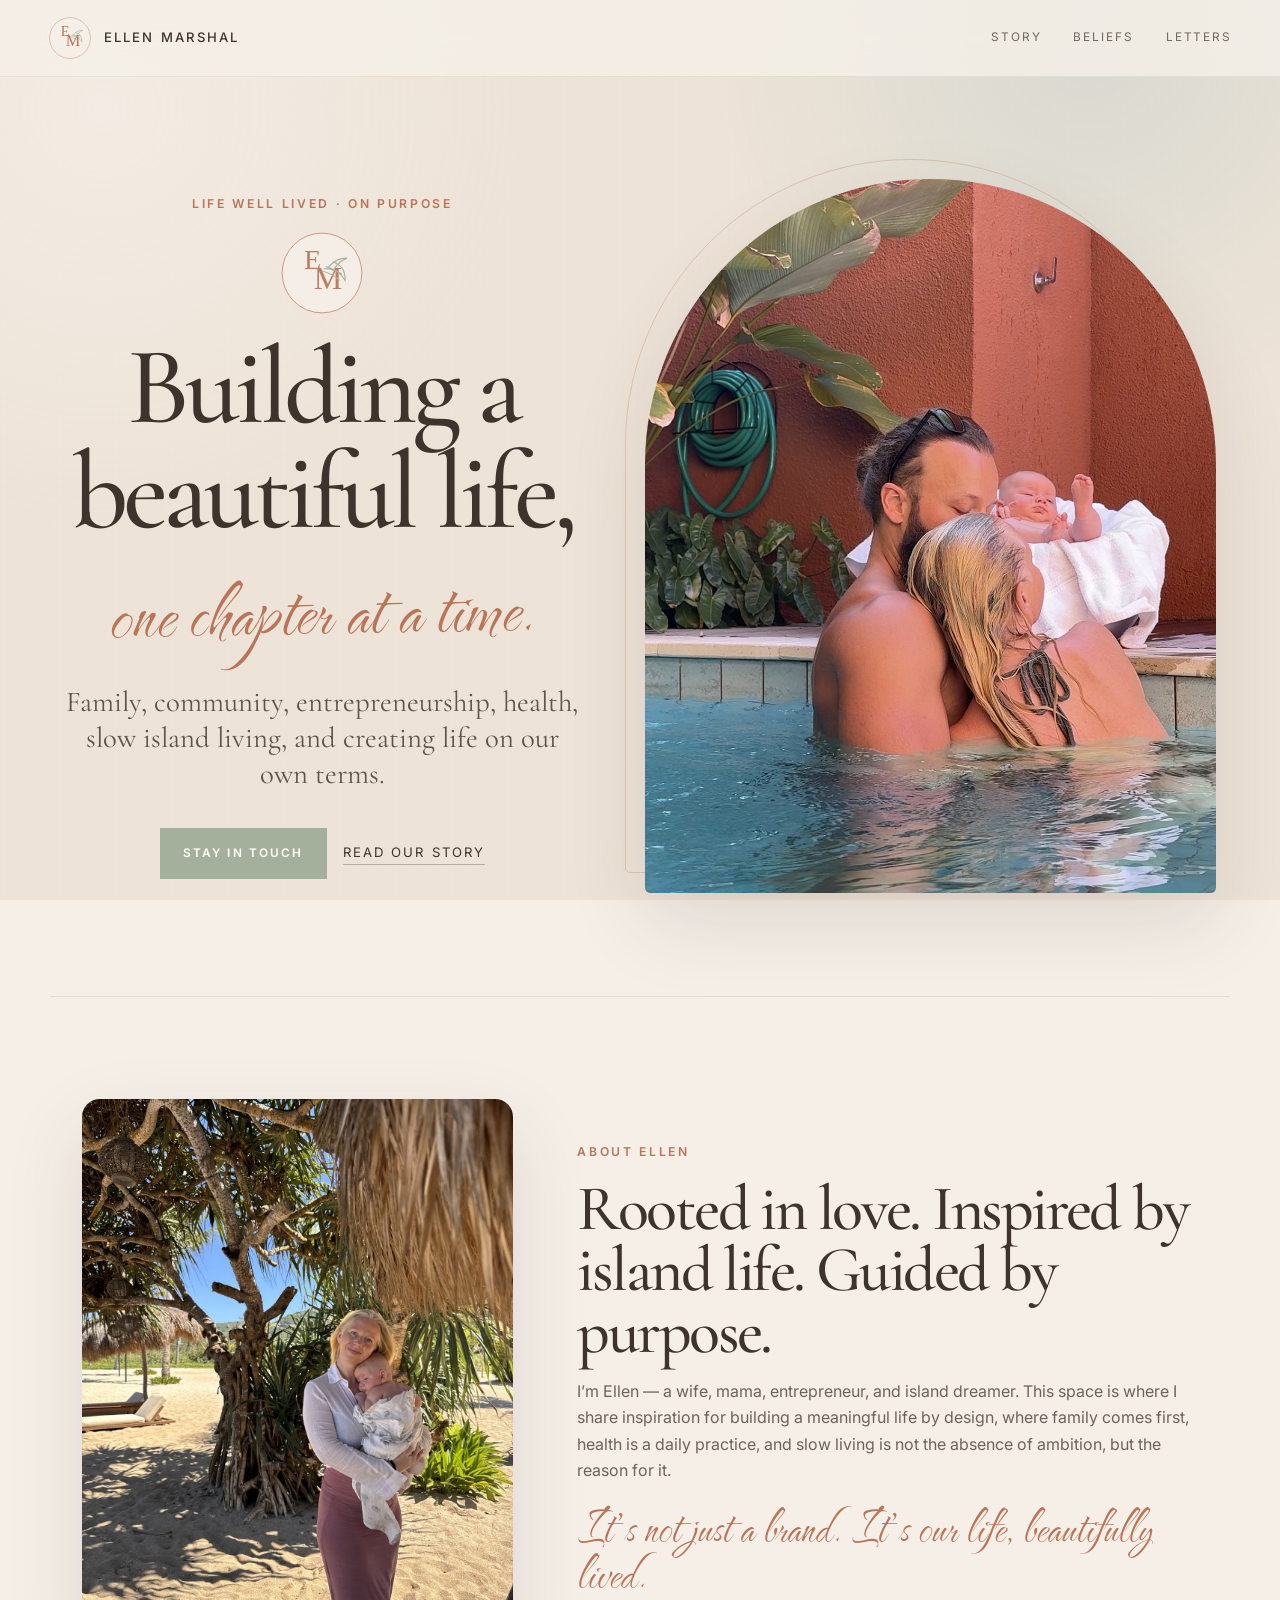
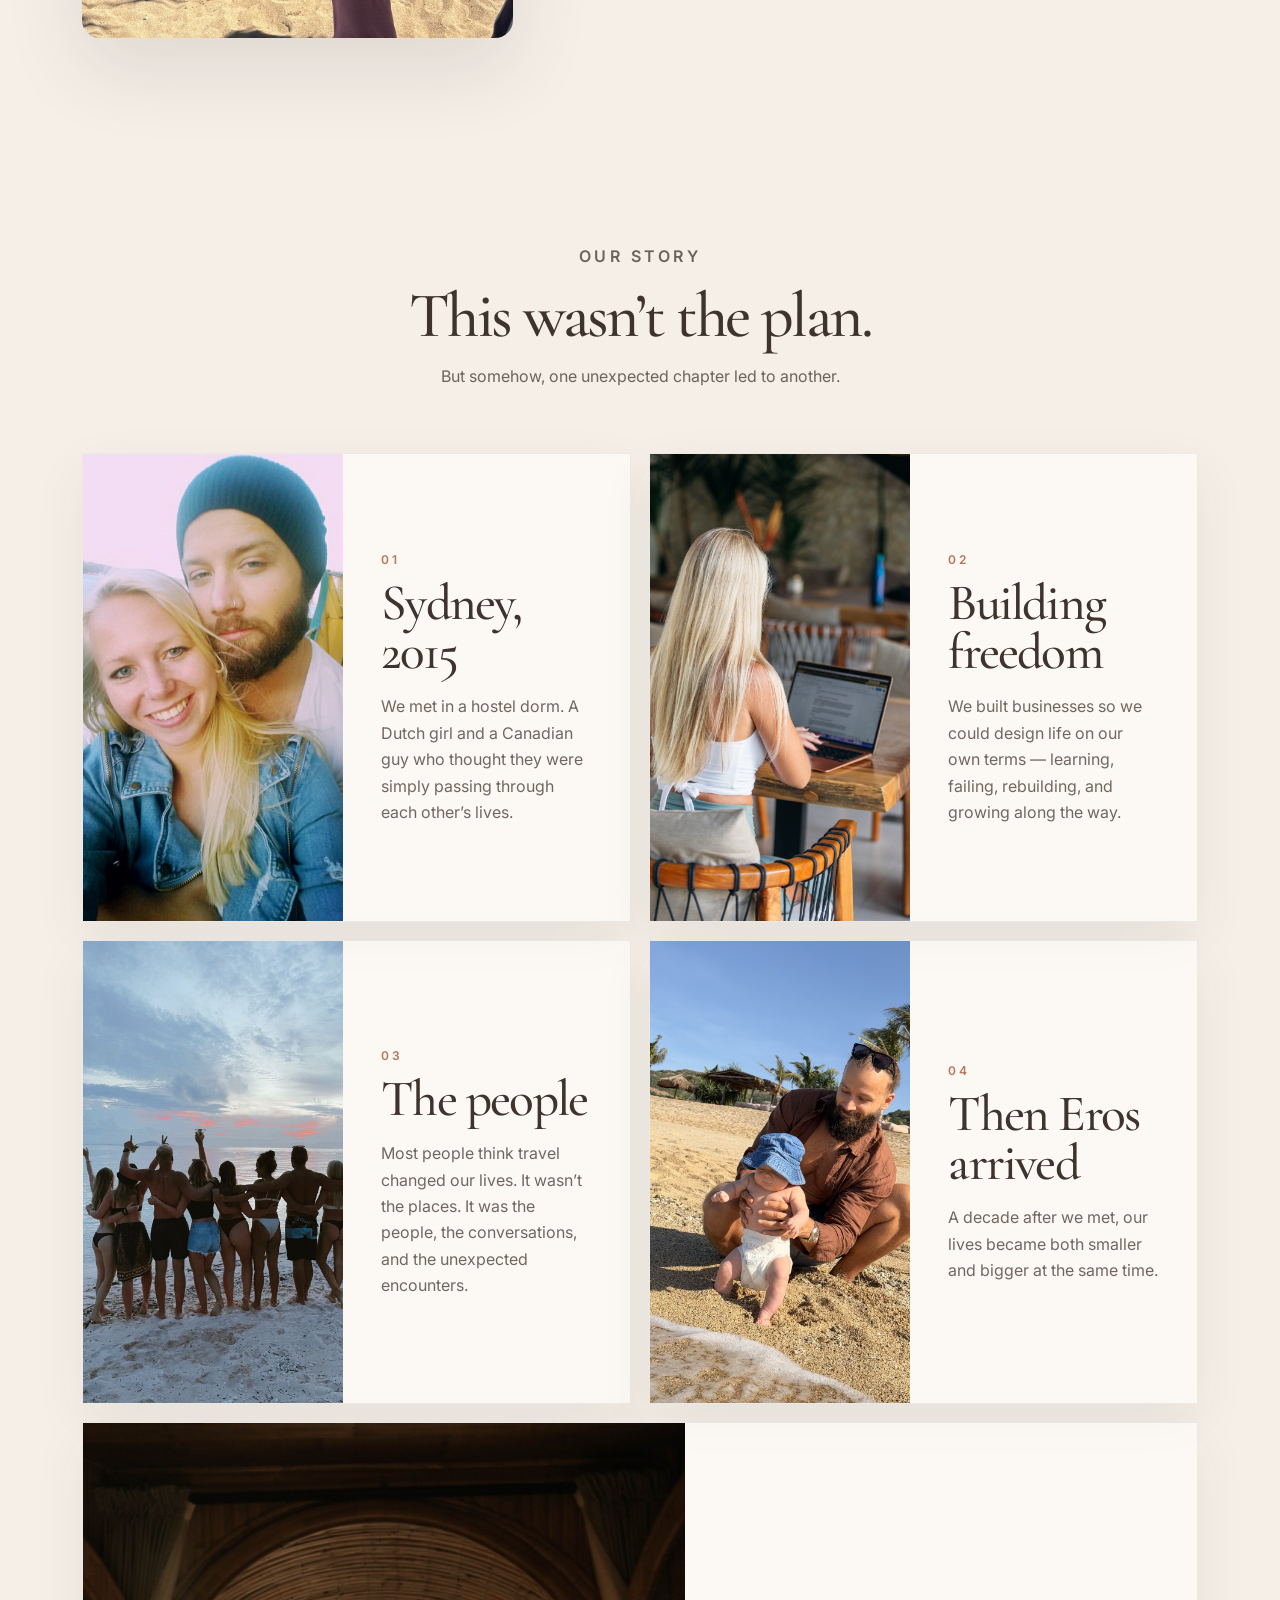
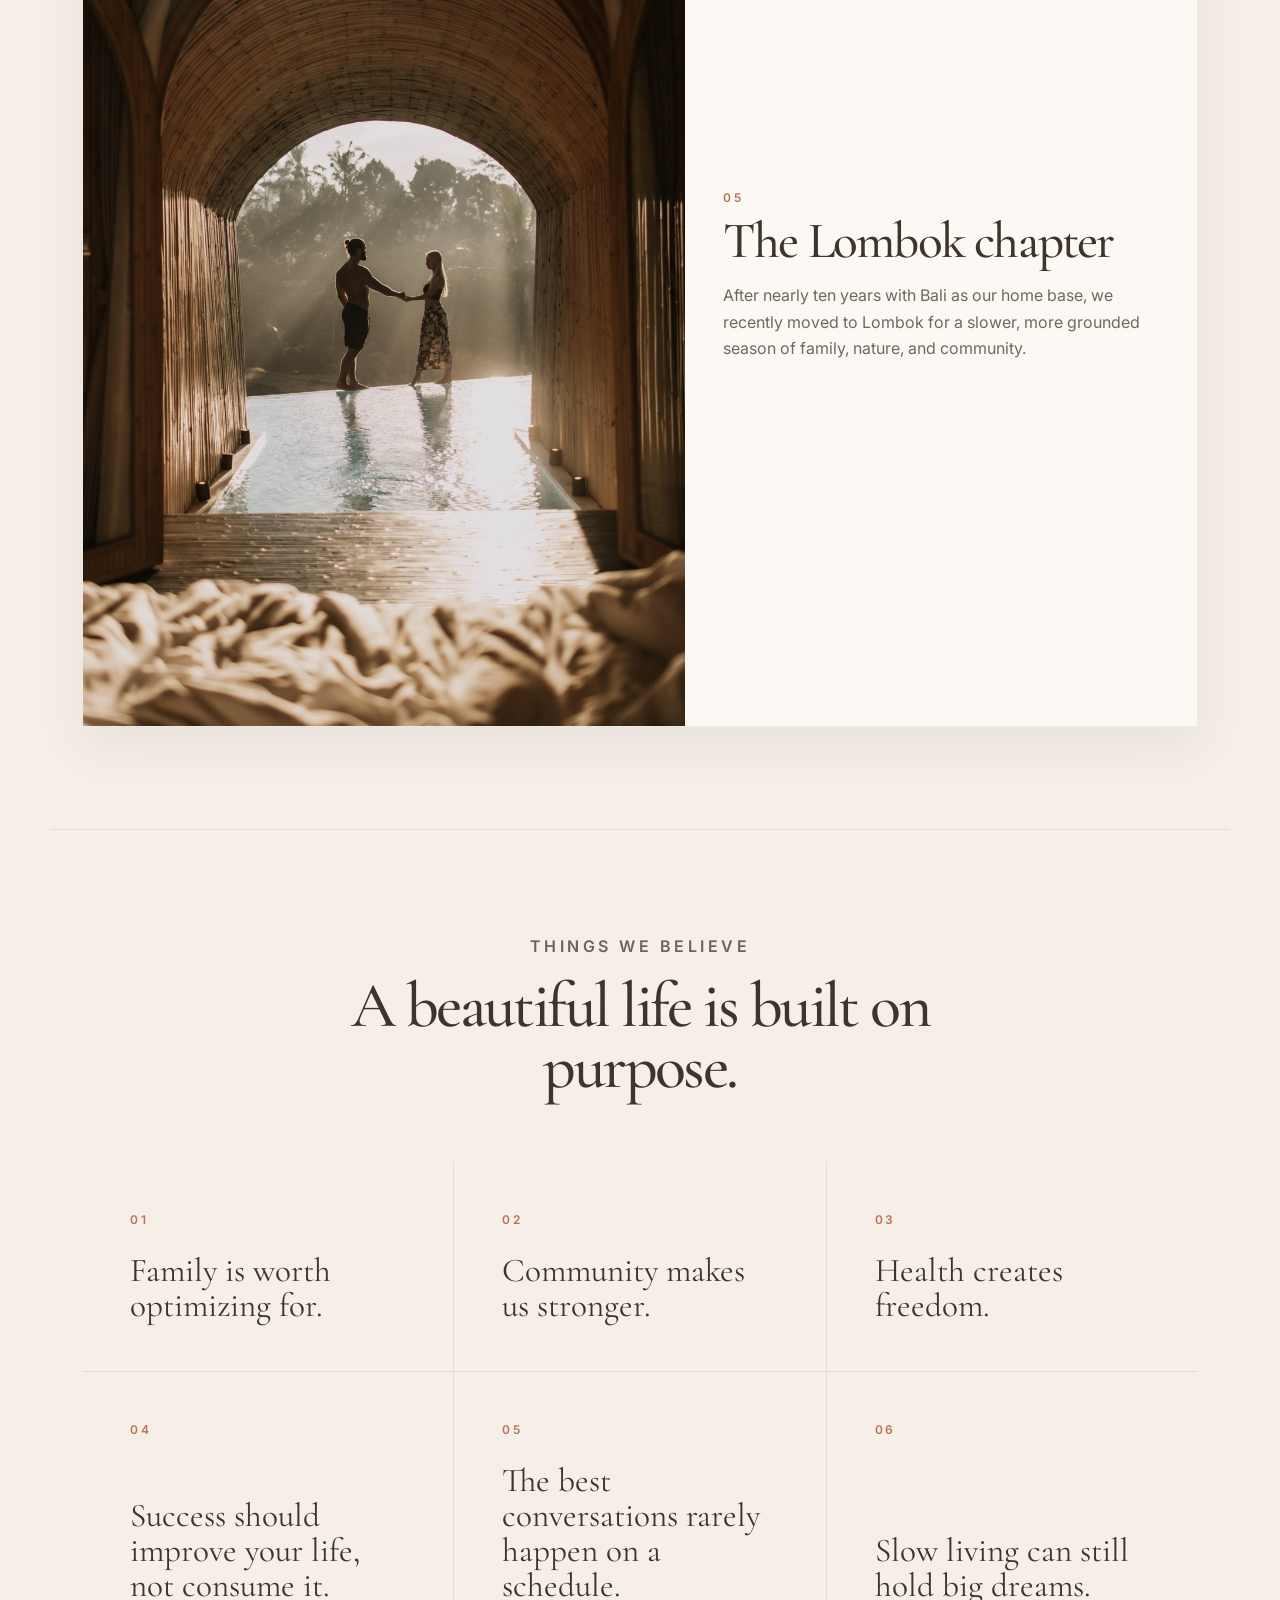
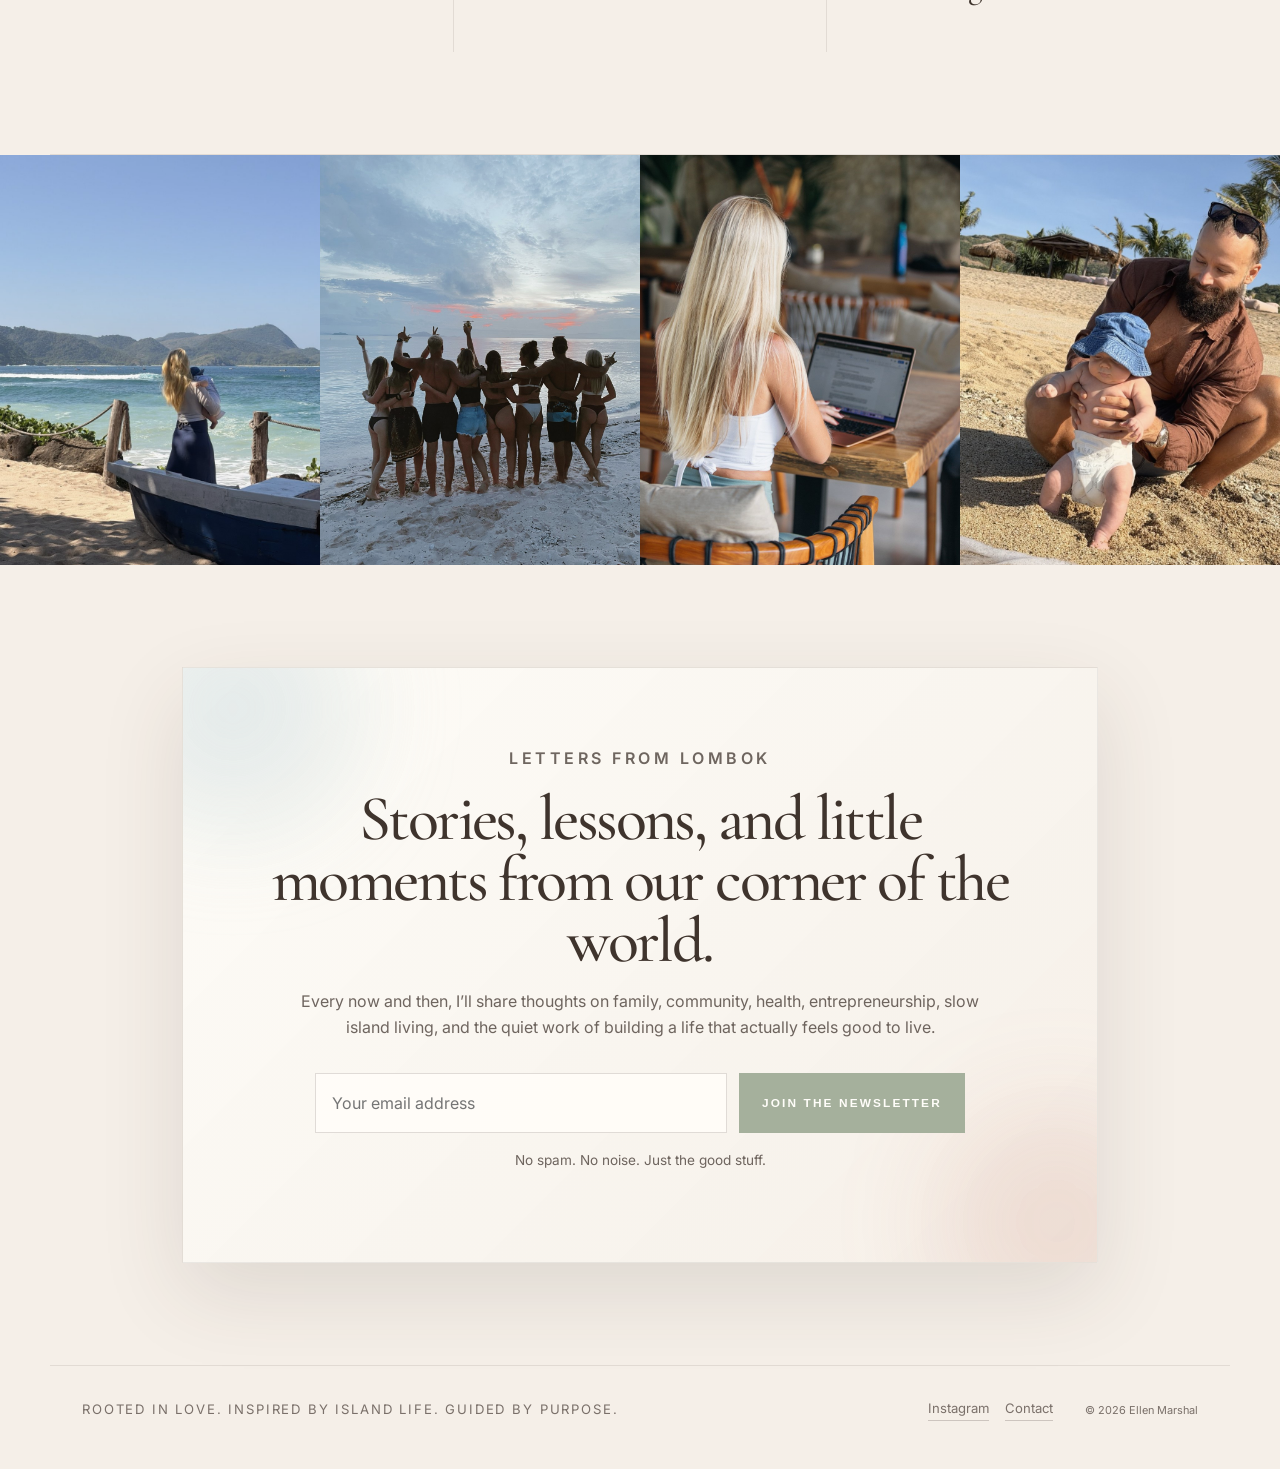
<file: index.html>
<!doctype html>
<html lang="en">
<head>
  <meta charset="utf-8" />
  <script>document.documentElement.className += ' js';</script>
  <meta name="viewport" content="width=device-width, initial-scale=1" />
  <title>Ellen Marshal — Building a beautiful life, one chapter at a time</title>
  <meta name="description" content="Family, community, entrepreneurship, health, slow island living, and creating life on your own terms." />
  <meta name="theme-color" content="#F5EFE8" />

  <!-- Replace this with your own domain once live -->
  <meta property="og:title" content="Ellen Marshal" />
  <meta property="og:description" content="Building a beautiful life, one chapter at a time." />
  <meta property="og:type" content="website" />
  <meta property="og:image" content="assets/hero-pool-family.jpg" />

  <link rel="preconnect" href="https://fonts.googleapis.com">
  <link rel="preconnect" href="https://fonts.gstatic.com" crossorigin>
  <link href="https://fonts.googleapis.com/css2?family=Cormorant+Garamond:wght@400;500;600;700&family=Inter:wght@300;400;500;600&family=The+Nautigal:wght@400;700&display=swap" rel="stylesheet">
  <link rel="stylesheet" href="styles.css" />
</head>
<body>
  <a class="skip-link" href="#main">Skip to content</a>

  <header class="site-header" data-header>
    <a class="brand" href="#top" aria-label="Ellen Marshal home">
      <img src="assets/em-monogram.svg" alt="" />
      <span>Ellen Marshal</span>
    </a>
    <nav aria-label="Primary navigation">
      <a href="#story">Story</a>
      <a href="#beliefs">Beliefs</a>
      <a href="#letters">Letters</a>
    </nav>
  </header>

  <main id="main">
    <section class="hero" id="top" aria-labelledby="hero-title">
      <div class="hero-copy reveal">
        <p class="eyebrow">Life well lived · on purpose</p>
        <img class="hero-mark" src="assets/em-monogram.svg" alt="Ellen Marshal monogram" />
        <h1 id="hero-title">Building a beautiful life,<br><span>one chapter at a time.</span></h1>
        <p class="hero-subtitle">Family, community, entrepreneurship, health, slow island living, and creating life on our own terms.</p>
        <div class="hero-actions">
          <a class="button" href="#letters">Stay in touch</a>
          <a class="text-link" href="#story">Read our story</a>
        </div>
      </div>
      <div class="hero-image reveal delay-1">
        <!-- Replace this photo by swapping assets/hero-pool-family.jpg with your preferred image. -->
        <img src="assets/hero-pool-family.jpg" alt="A family holding their baby in a tropical pool" />
      </div>
    </section>

    <section class="intro-panel" aria-label="About Ellen">
      <div class="intro-media reveal">
        <img src="assets/tropical-mother-son.jpg" alt="Ellen holding Eros on a sunny tropical beach" />
      </div>
      <div class="intro-copy reveal delay-1">
        <p class="section-kicker">About Ellen</p>
        <h2>Rooted in love. Inspired by island life. Guided by purpose.</h2>
        <p>I’m Ellen — a wife, mama, entrepreneur, and island dreamer. This space is where I share inspiration for building a meaningful life by design, where family comes first, health is a daily practice, and slow living is not the absence of ambition, but the reason for it.</p>
        <p class="script-line">It’s not just a brand. It’s our life, beautifully lived.</p>
      </div>
    </section>

    <section class="story-section" id="story" aria-labelledby="story-title">
      <div class="section-heading reveal">
        <p class="section-kicker">Our story</p>
        <h2 id="story-title">This wasn’t the plan.</h2>
        <p>But somehow, one unexpected chapter led to another.</p>
      </div>

      <div class="story-grid">
        <article class="story-card reveal">
          <img src="assets/early-us-sydney.jpg" alt="Ellen and Connor in the early years" />
          <div>
            <span>01</span>
            <h3>Sydney, 2015</h3>
            <p>We met in a hostel dorm. A Dutch girl and a Canadian guy who thought they were simply passing through each other’s lives.</p>
          </div>
        </article>

        <article class="story-card reveal delay-1">
          <img src="assets/business-cafe.jpg" alt="Working from a laptop in a warm cafe" />
          <div>
            <span>02</span>
            <h3>Building freedom</h3>
            <p>We built businesses so we could design life on our own terms — learning, failing, rebuilding, and growing along the way.</p>
          </div>
        </article>

        <article class="story-card reveal delay-2">
          <img src="assets/community-sunset.jpg" alt="A group of friends standing together at sunset on the beach" />
          <div>
            <span>03</span>
            <h3>The people</h3>
            <p>Most people think travel changed our lives. It wasn’t the places. It was the people, the conversations, and the unexpected encounters.</p>
          </div>
        </article>

        <article class="story-card reveal">
          <img src="assets/father-son-beach.jpg" alt="Connor with Eros on the beach" />
          <div>
            <span>04</span>
            <h3>Then Eros arrived</h3>
            <p>A decade after we met, our lives became both smaller and bigger at the same time.</p>
          </div>
        </article>

        <article class="story-card story-card-wide reveal delay-1">
          <img src="assets/bali-lombok-chapter.jpg" alt="A couple holding hands by a pool in warm tropical light" />
          <div>
            <span>05</span>
            <h3>The Lombok chapter</h3>
            <p>After nearly ten years with Bali as our home base, we recently moved to Lombok for a slower, more grounded season of family, nature, and community.</p>
          </div>
        </article>
      </div>
    </section>

    <section class="beliefs" id="beliefs" aria-labelledby="beliefs-title">
      <div class="section-heading reveal">
        <p class="section-kicker">Things we believe</p>
        <h2 id="beliefs-title">A beautiful life is built on purpose.</h2>
      </div>
      <div class="belief-list">
        <div class="belief reveal"><span>01</span><p>Family is worth optimizing for.</p></div>
        <div class="belief reveal delay-1"><span>02</span><p>Community makes us stronger.</p></div>
        <div class="belief reveal delay-2"><span>03</span><p>Health creates freedom.</p></div>
        <div class="belief reveal"><span>04</span><p>Success should improve your life, not consume it.</p></div>
        <div class="belief reveal delay-1"><span>05</span><p>The best conversations rarely happen on a schedule.</p></div>
        <div class="belief reveal delay-2"><span>06</span><p>Slow living can still hold big dreams.</p></div>
      </div>
    </section>

    <section class="visual-strip" aria-label="Island life moments">
      <img src="assets/beach-mother-son.jpg" alt="Mother and baby looking at the ocean" />
      <img src="assets/community-sunset.jpg" alt="Friends together on the beach at sunset" />
      <img src="assets/business-cafe.jpg" alt="Laptop work in a cafe" />
      <img src="assets/father-son-beach.jpg" alt="Father and baby on the beach" />
    </section>

    <section class="newsletter" id="letters" aria-labelledby="letters-title">
      <div class="newsletter-card reveal">
        <p class="section-kicker">Letters from Lombok</p>
        <h2 id="letters-title">Stories, lessons, and little moments from our corner of the world.</h2>
        <p>Every now and then, I’ll share thoughts on family, community, health, entrepreneurship, slow island living, and the quiet work of building a life that actually feels good to live.</p>

        <!-- Wired to Kit form 9607819 (Letters from Lombok). Submits via the handler in script.js. -->
        <form id="letters-form" action="https://app.kit.com/forms/9607819/subscriptions" method="post" class="signup-form">
          <label class="sr-only" for="email">Email address</label>
          <input id="email" name="email_address" type="email" placeholder="Your email address" autocomplete="email" required />
          <button type="submit">Join the newsletter</button>
        </form>

        <div id="letters-success" class="letters-success" hidden>
          <p>You're in. 🤍 Welcome to <em>Letters from Lombok</em> — keep an eye on your inbox.</p>
        </div>

        <p class="privacy-note">No spam. No noise. Just the good stuff.</p>
      </div>
    </section>
  </main>

  <footer class="site-footer">
    <p>Rooted in love. Inspired by island life. Guided by purpose.</p>
    <div>
      <a href="https://www.instagram.com/ellenmarshal/" target="_blank" rel="noopener">Instagram</a>
      <a href="mailto:hello@ellenmarshal.com">Contact</a>
    </div>
    <small>© <span data-year></span> Ellen Marshal</small>
  </footer>

  <script src="script.js"></script>
</body>
</html>
</file>
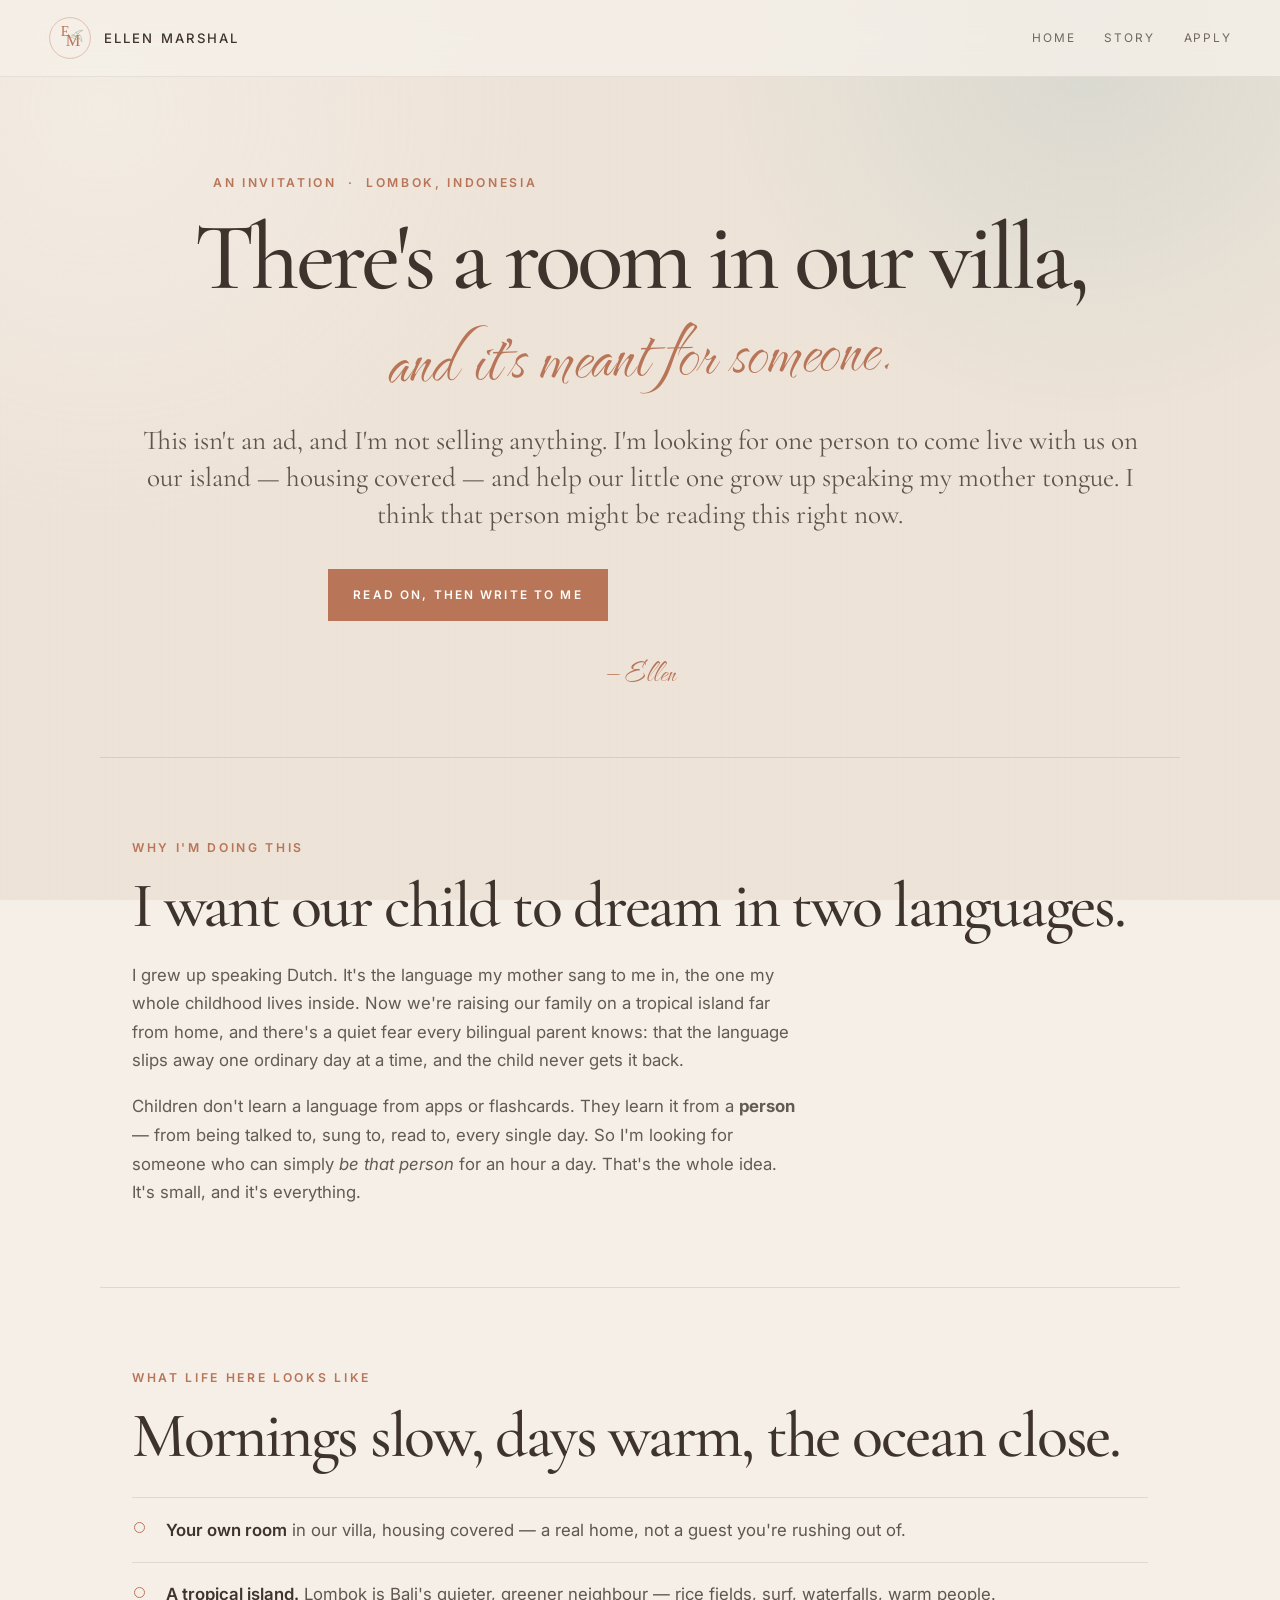
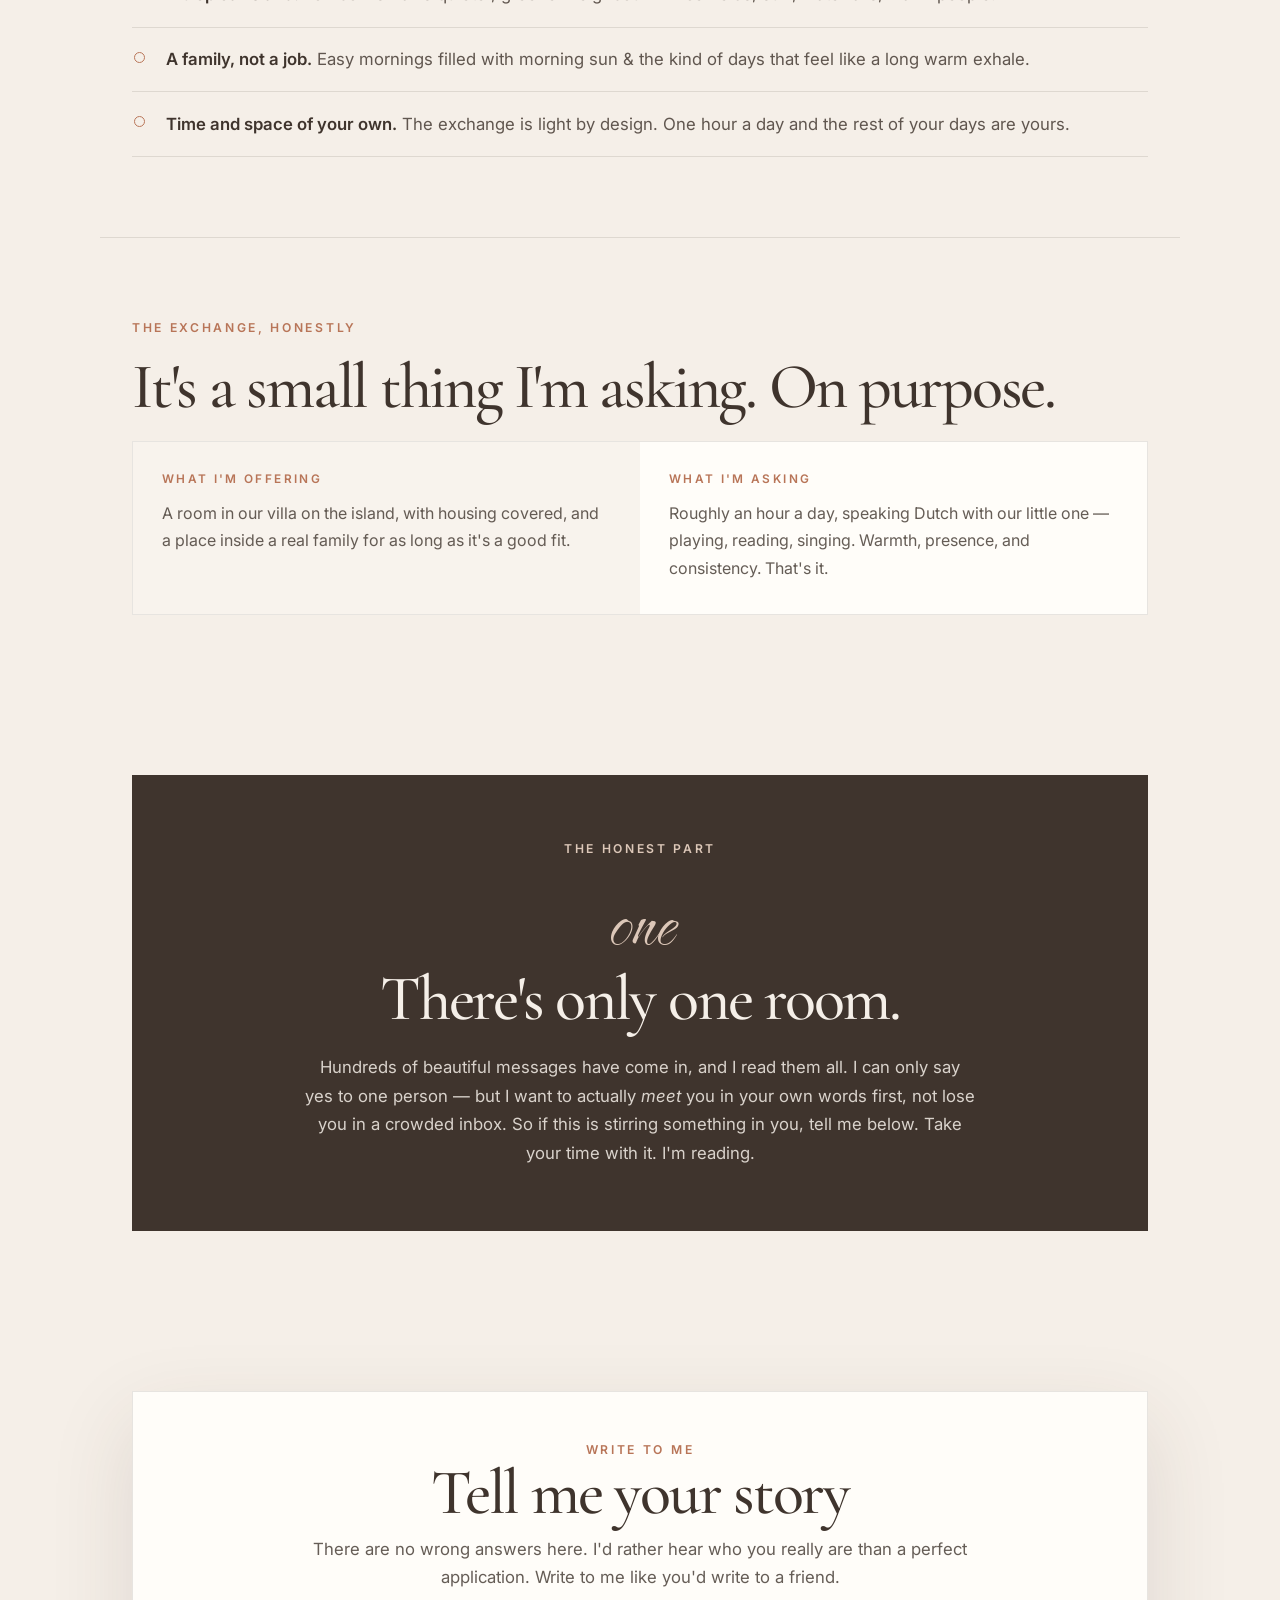
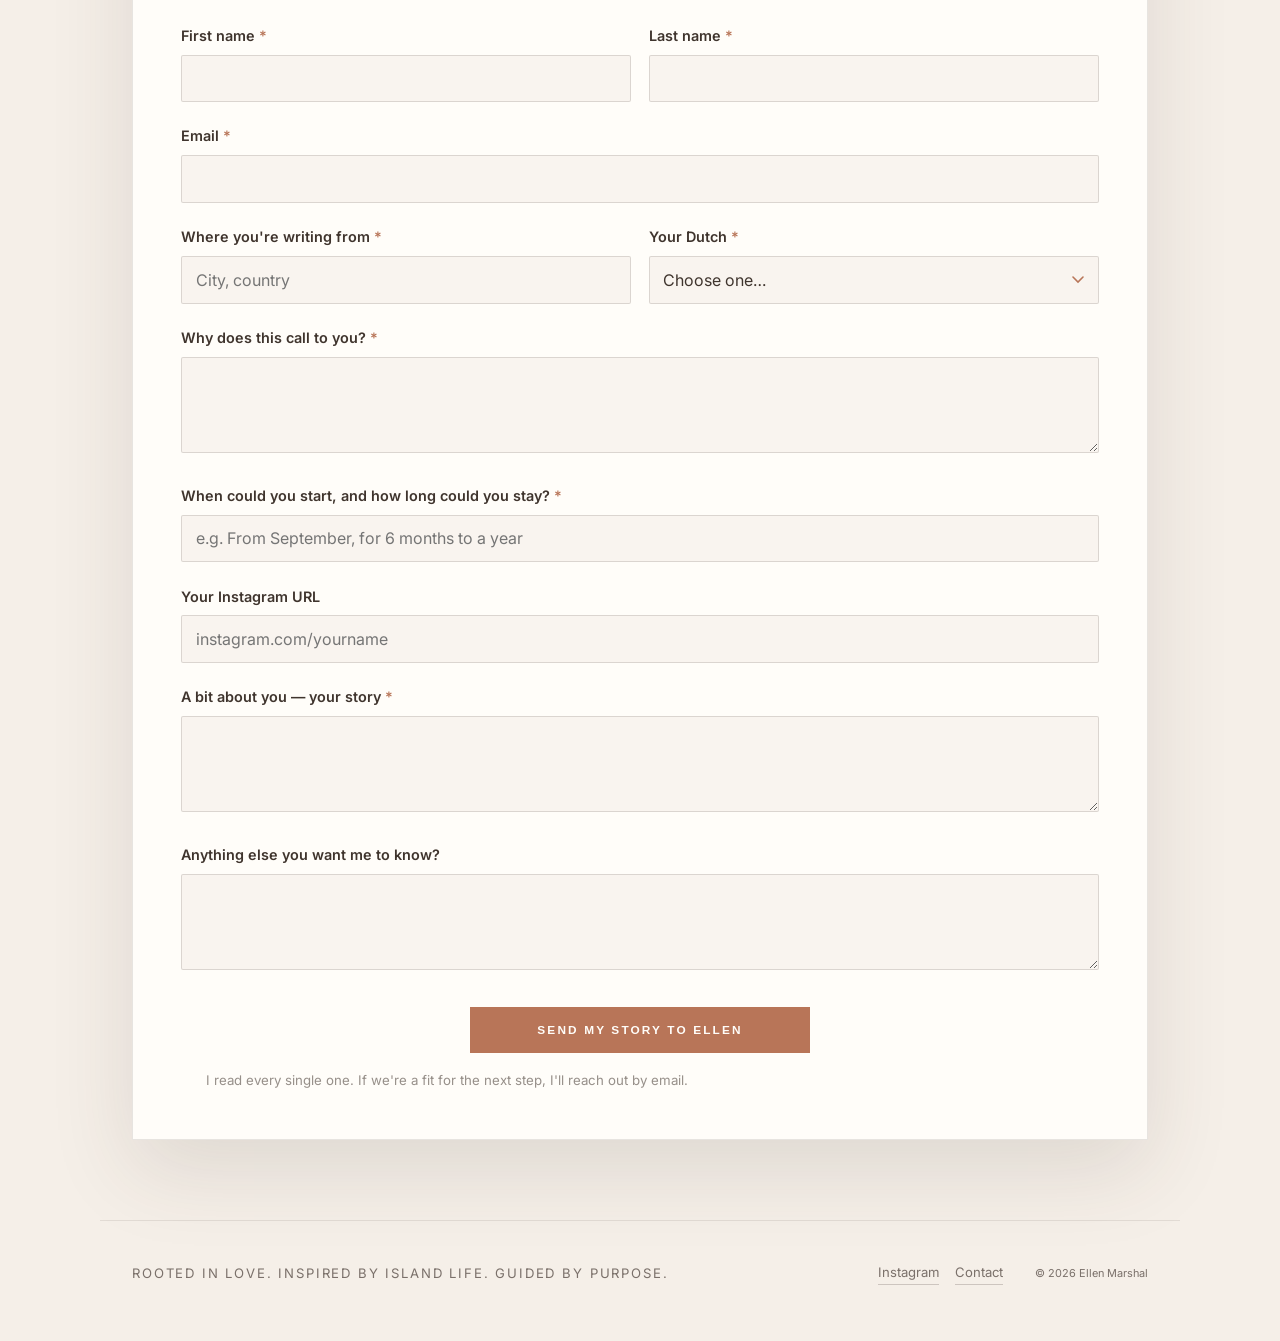
<file: dutch-invite/index.html>
<!doctype html>
<html lang="en">
<head>
  <meta charset="utf-8" />
  <script>document.documentElement.className += ' js';</script>
  <meta name="viewport" content="width=device-width, initial-scale=1" />
  <title>An Invitation — A Room in Our Villa, Lombok · Ellen Marshal</title>
  <meta name="description" content="A personal invitation: live in a room of our villa on a tropical island in Lombok, housing covered, in exchange for speaking Dutch to our little one about an hour a day. One seat." />
  <meta name="theme-color" content="#F5EFE8" />

  <meta property="og:title" content="An Invitation — A Room in Our Villa, Lombok" />
  <meta property="og:description" content="One person gets to live with us on a tropical island, housing covered, helping our little one grow up bilingual. This isn't an ad. It's an invitation." />
  <meta property="og:type" content="website" />
  <meta property="og:image" content="../assets/tropical-mother-son.jpg" />

  <link rel="preconnect" href="https://fonts.googleapis.com">
  <link rel="preconnect" href="https://fonts.gstatic.com" crossorigin>
  <link href="https://fonts.googleapis.com/css2?family=Cormorant+Garamond:wght@400;500;600;700&family=Inter:wght@300;400;500;600&family=The+Nautigal:wght@400;700&display=swap" rel="stylesheet">

  <style>
    /* ============================================================
       Ellen Marshal brand tokens (matches the main site)
       ============================================================ */
    :root{
      --cream:#F5EFE8; --cream-deep:#E9DDD0; --sand:#DCC7B8; --sage:#A5B09C;
      --sea-mist:#C8DADB; --terracotta:#B87558; --clay:#C07A5B; --espresso:#3F342D;
      --white:#FFFDF9; --shadow:0 30px 80px rgba(63,52,45,.12);
      --serif:"Cormorant Garamond",Georgia,serif;
      --sans:"Inter",system-ui,-apple-system,BlinkMacSystemFont,"Segoe UI",sans-serif;
      --script:"The Nautigal",cursive;
      --max:1080px;
    }
    *{box-sizing:border-box;}
    html{scroll-behavior:smooth;}
    body{
      margin:0; background:var(--cream); color:var(--espresso);
      font-family:var(--sans); line-height:1.7; -webkit-font-smoothing:antialiased;
    }
    body::before{
      content:""; position:fixed; inset:0; pointer-events:none; z-index:-1;
      background:
        radial-gradient(circle at 8% 12%, rgba(255,255,255,.75), transparent 30%),
        radial-gradient(circle at 85% 5%, rgba(200,218,219,.45), transparent 27%),
        linear-gradient(rgba(245,239,232,.76), rgba(245,239,232,.76)),
        repeating-linear-gradient(90deg, rgba(63,52,45,.018) 0 1px, transparent 1px 7px);
      mix-blend-mode:multiply;
    }
    img{max-width:100%; display:block;}
    a{color:inherit;}
    .wrap{width:100%; max-width:var(--max); margin:0 auto; padding:0 clamp(1rem,4vw,2rem);}
    .reveal{} /* progressive enhancement; gated under .js below */
    .js .reveal{opacity:0; transform:translateY(22px); transition:opacity .8s ease, transform .8s ease;}
    .js .reveal.is-visible{opacity:1; transform:translateY(0);}
    .delay-1{transition-delay:.12s;}
    @media (prefers-reduced-motion: reduce){ .js .reveal{opacity:1; transform:none; transition:none;} html{scroll-behavior:auto;} }

    .sr-only{position:absolute;width:1px;height:1px;padding:0;margin:-1px;overflow:hidden;clip:rect(0,0,0,0);border:0;}

    /* ---- Header (matches main site) ---- */
    .site-header{
      position:sticky; top:0; z-index:20; display:flex; align-items:center; justify-content:space-between;
      gap:1.5rem; padding:1rem clamp(1rem,4vw,3rem);
      background:rgba(245,239,232,.82); backdrop-filter:blur(18px);
      border-bottom:1px solid rgba(63,52,45,.08);
    }
    .brand{display:inline-flex; align-items:center; gap:.75rem; text-decoration:none; text-transform:uppercase; letter-spacing:.16em; font-size:.82rem; font-weight:500;}
    .brand img{width:44px; height:44px;}
    .site-header nav{display:flex; gap:clamp(.8rem,3vw,1.8rem); font-size:.74rem; text-transform:uppercase; letter-spacing:.16em;}
    .site-header nav a{text-decoration:none; opacity:.72; transition:opacity .2s ease;}
    .site-header nav a:hover{opacity:1;}
    @media (max-width:640px){ .brand span{display:none;} }

    /* ---- Shared type ---- */
    .eyebrow, .kicker{margin:0 0 1rem; color:var(--terracotta); font-size:.76rem; font-weight:600; letter-spacing:.22em; text-transform:uppercase;}
    h1,h2,h3{font-family:var(--serif); font-weight:500; line-height:1; margin:0;}
    .script{font-family:var(--script); color:var(--terracotta); font-weight:400;}

    .button{
      display:inline-block; border:0; background:var(--sage); color:var(--white);
      padding:1rem 1.6rem; text-transform:uppercase; letter-spacing:.18em; font-size:.74rem; font-weight:600;
      text-decoration:none; cursor:pointer; transition:transform .2s ease, background .2s ease;
    }
    .button:hover{transform:translateY(-2px); background:#909D87;}
    .button.terracotta{background:var(--terracotta);} .button.terracotta:hover{background:#a5663f;}

    /* ---- Hero ---- */
    .hero{padding:clamp(3.5rem,8vw,6rem) 0 clamp(2rem,5vw,3.5rem); text-align:center;}
    .hero .monogram{width:74px; margin:0 auto 1.4rem; opacity:.92;}
    .hero h1{font-size:clamp(3rem,7.5vw,6rem); letter-spacing:-.04em;}
    .hero h1 .script{display:block; font-size:.84em; letter-spacing:0; transform:rotate(-1.5deg); margin-top:.1em;}
    .hero .lede{max-width:38em; margin:1.8rem auto 2.2rem; font-family:var(--serif); font-size:clamp(1.25rem,2.4vw,1.7rem); line-height:1.35; color:rgba(63,52,45,.82);}
    .hero .signoff{font-family:var(--script); font-size:2rem; color:var(--terracotta); margin:1.6rem 0 0;}

    .rule{height:1px; border:0; background:rgba(63,52,45,.12); max-width:var(--max); margin:0 auto;}

    section{padding:clamp(3rem,7vw,5rem) 0;}
    section h2{font-size:clamp(2.2rem,5vw,4rem); letter-spacing:-.035em; margin:0 0 1.4rem;}
    section p{font-size:1.05rem; color:rgba(63,52,45,.8); max-width:40em; margin:0 0 1.1rem;}
    section p:last-child{margin-bottom:0;}
    .center{text-align:center;} .center p{margin-left:auto; margin-right:auto;}

    /* what life looks like */
    .life{list-style:none; padding:0; margin:1.8rem 0 0;}
    .life li{position:relative; padding:1.1rem 0 1.1rem 2.1rem; border-top:1px solid rgba(63,52,45,.12); font-size:1.05rem; color:rgba(63,52,45,.82);}
    .life li:last-child{border-bottom:1px solid rgba(63,52,45,.12);}
    .life li::before{content:""; position:absolute; left:2px; top:1.5rem; width:9px; height:9px; border:1.5px solid var(--terracotta); border-radius:50%;}
    .life li strong{color:var(--espresso); font-weight:600;}

    /* the exchange */
    .exchange{display:grid; grid-template-columns:1fr 1fr; gap:0; border:1px solid rgba(63,52,45,.12); overflow:hidden; margin-top:.4rem; background:var(--white);}
    .exchange>div{padding:2rem 1.8rem;}
    .exchange .give{background:rgba(245,239,232,.7);}
    .exchange h3{font-family:var(--sans); font-size:.74rem; letter-spacing:.2em; text-transform:uppercase; font-weight:600; color:var(--terracotta); margin:0 0 .9rem;}
    .exchange p{margin:0; font-size:1rem;}
    @media (max-width:560px){ .exchange{grid-template-columns:1fr;} .exchange .give{border-bottom:1px solid rgba(63,52,45,.12);} }

    /* one seat */
    .one-seat{background:var(--espresso); color:var(--cream); padding:clamp(2.5rem,6vw,4rem) clamp(1.5rem,5vw,3rem); text-align:center;}
    .one-seat .kicker{color:var(--sand);}
    .one-seat h2{color:var(--cream);}
    .one-seat p{color:rgba(245,239,232,.85); margin-left:auto; margin-right:auto;}
    .one-seat .num{font-family:var(--script); font-size:clamp(3.5rem,11vw,5.5rem); color:var(--sand); line-height:1; margin:0 0 .2rem;}

    /* form */
    .form-card{background:var(--white); border:1px solid rgba(63,52,45,.12); box-shadow:var(--shadow); padding:clamp(1.6rem,5vw,3rem); }
    .form-intro{text-align:center; margin-bottom:2rem;}
    .form-intro h2{margin-bottom:.6rem;}
    .form-intro p{margin:0 auto;}
    form .field{margin-bottom:1.4rem;}
    form label{display:block; font-weight:600; font-size:.9rem; color:var(--espresso); margin-bottom:.4rem;}
    form label .req{color:var(--terracotta);}
    form .help{display:block; font-size:.83rem; color:rgba(63,52,45,.55); margin:-.1rem 0 .5rem; line-height:1.5;}
    form input, form select, form textarea{
      width:100%; font-family:var(--sans); font-size:1rem; color:var(--espresso);
      background:rgba(245,239,232,.6); border:1px solid rgba(63,52,45,.16); border-radius:2px;
      padding:.8rem .85rem; transition:border-color .2s ease, box-shadow .2s ease; -webkit-appearance:none; appearance:none;
    }
    form select{background-image:url("data:image/svg+xml;utf8,<svg xmlns='http://www.w3.org/2000/svg' width='12' height='8' viewBox='0 0 12 8'><path d='M1 1l5 5 5-5' fill='none' stroke='%23B87558' stroke-width='1.6' stroke-linecap='round'/></svg>"); background-repeat:no-repeat; background-position:right 14px center; padding-right:38px;}
    form input:focus, form select:focus, form textarea:focus{outline:none; border-color:var(--terracotta); box-shadow:0 0 0 3px rgba(184,117,88,.16);}
    form textarea{resize:vertical; min-height:96px; line-height:1.6;}
    .form-row{display:grid; grid-template-columns:1fr 1fr; gap:1.1rem;}
    @media (max-width:540px){ .form-row{grid-template-columns:1fr; gap:0;} }
    .form-submit{text-align:center; margin-top:1.8rem;}
    .form-submit .button{width:100%; max-width:340px;}
    .form-fine{font-size:.83rem; color:rgba(63,52,45,.55); margin-top:1rem; text-align:center;}
    button[disabled]{opacity:.6; cursor:default;}

    .form-success{text-align:center; padding:1.2rem .4rem .4rem;}
    .form-success .mark{font-family:var(--script); font-size:2.6rem; color:var(--terracotta); margin:0 0 .4rem;}
    .form-success h2{margin:0 0 .9rem;}
    .form-success p{margin:0 auto .9rem; color:rgba(63,52,45,.8); max-width:34em;}
    .form-success .sign{font-family:var(--script); font-size:1.7rem; color:var(--terracotta);}

    /* footer (matches main site) */
    .site-footer{max-width:var(--max); margin:0 auto; padding:2.5rem clamp(1rem,4vw,2rem) 3.5rem; display:grid; grid-template-columns:1fr auto auto; gap:1rem 2rem; align-items:center; border-top:1px solid rgba(63,52,45,.1); font-size:.82rem; color:rgba(63,52,45,.68);}
    .site-footer p{margin:0; text-transform:uppercase; letter-spacing:.14em;}
    .site-footer div{display:flex; gap:1rem;}
    .site-footer a{text-decoration:none; border-bottom:1px solid rgba(63,52,45,.22);}
    @media (max-width:640px){ .site-footer{grid-template-columns:1fr; text-align:center; justify-items:center;} }
  </style>
</head>
<body>
  <a class="sr-only" href="#apply">Skip to the application</a>

  <header class="site-header" data-header>
    <a class="brand" href="/" aria-label="Ellen Marshal home">
      <img src="../assets/em-monogram.svg" alt="" />
      <span>Ellen Marshal</span>
    </a>
    <nav aria-label="Primary navigation">
      <a href="/">Home</a>
      <a href="/#story">Story</a>
      <a href="#apply">Apply</a>
    </nav>
  </header>

  <main>
    <!-- HERO -->
    <section class="hero">
      <div class="wrap">
        <p class="eyebrow reveal">An invitation &nbsp;·&nbsp; Lombok, Indonesia</p>
        <h1 class="reveal">There's a room in our villa,<span class="script">and it's meant for someone.</span></h1>
        <p class="lede reveal">This isn't an ad, and I'm not selling anything. I'm looking for one person to come live with us on our island — housing covered — and help our little one grow up speaking my mother tongue. I think that person might be reading this right now.</p>
        <p class="reveal"><a class="button terracotta" href="#apply">Read on, then write to me</a></p>
        <p class="signoff reveal">— Ellen</p>
      </div>
    </section>

    <hr class="rule" />

    <!-- THE REAL WHY -->
    <section>
      <div class="wrap">
        <p class="kicker reveal">Why I'm doing this</p>
        <h2 class="reveal">I want our child to dream in two languages.</h2>
        <p class="reveal">I grew up speaking Dutch. It's the language my mother sang to me in, the one my whole childhood lives inside. Now we're raising our family on a tropical island far from home, and there's a quiet fear every bilingual parent knows: that the language slips away one ordinary day at a time, and the child never gets it back.</p>
        <p class="reveal">Children don't learn a language from apps or flashcards. They learn it from a <strong>person</strong> — from being talked to, sung to, read to, every single day. So I'm looking for someone who can simply <em>be that person</em> for an hour a day. That's the whole idea. It's small, and it's everything.</p>
      </div>
    </section>

    <hr class="rule" />

    <!-- WHAT LIFE LOOKS LIKE -->
    <section>
      <div class="wrap">
        <p class="kicker reveal">What life here looks like</p>
        <h2 class="reveal">Mornings slow, days warm, the ocean close.</h2>
        <ul class="life reveal">
          <li><strong>Your own room</strong> in our villa, housing covered — a real home, not a guest you're rushing out of.</li>
          <li><strong>A tropical island.</strong> Lombok is Bali's quieter, greener neighbour — rice fields, surf, waterfalls, warm people.</li>
          <li><strong>A family, not a job.</strong> Easy mornings filled with morning sun & the kind of days that feel like a long warm exhale.</li>
          <li><strong>Time and space of your own.</strong> The exchange is light by design. One hour a day and the rest of your days are yours.</li>
        </ul>
      </div>
    </section>

    <hr class="rule" />

    <!-- THE EXCHANGE -->
    <section>
      <div class="wrap">
        <p class="kicker reveal">The exchange, honestly</p>
        <h2 class="reveal">It's a small thing I'm asking. On purpose.</h2>
        <div class="exchange reveal">
          <div class="give">
            <h3>What I'm offering</h3>
            <p>A room in our villa on the island, with housing covered, and a place inside a real family for as long as it's a good fit.</p>
          </div>
          <div class="get">
            <h3>What I'm asking</h3>
            <p>Roughly an hour a day, speaking Dutch with our little one — playing, reading, singing. Warmth, presence, and consistency. That's it.</p>
          </div>
        </div>
      </div>
    </section>

    <!-- ONE SEAT -->
    <section>
      <div class="wrap">
        <div class="one-seat reveal">
          <p class="kicker">The honest part</p>
          <div class="num" aria-hidden="true">one</div>
          <h2>There's only one room.</h2>
          <p>Hundreds of beautiful messages have come in, and I read them all. I can only say yes to one person — but I want to actually <em>meet</em> you in your own words first, not lose you in a crowded inbox. So if this is stirring something in you, tell me below. Take your time with it. I'm reading.</p>
        </div>
      </div>
    </section>

    <!-- APPLICATION FORM -->
    <section id="apply">
      <div class="wrap">
        <div class="form-card reveal">
          <div class="form-intro">
            <p class="kicker">Write to me</p>
            <h2>Tell me your story</h2>
            <p>There are no wrong answers here. I'd rather hear who you really are than a perfect application. Write to me like you'd write to a friend.</p>
          </div>

          <!-- Posts to Kit form 9607341 via the handler at the end of the page. -->
          <form id="application-form" action="https://app.kit.com/forms/9607341/subscriptions" method="post">
            <div data-element="fields">
            <div class="form-row">
              <div class="field">
                <label for="first-name">First name <span class="req">*</span></label>
                <input type="text" id="first-name" name="fields[first_name]" autocomplete="given-name" required />
              </div>
              <div class="field">
                <label for="last-name">Last name <span class="req">*</span></label>
                <input type="text" id="last-name" name="fields[last_name]" autocomplete="family-name" required />
              </div>
            </div>
            <div class="field">
              <label for="email">Email <span class="req">*</span></label>
              <input type="email" id="email" name="email_address" autocomplete="email" required />
            </div>
            <div class="form-row">
              <div class="field">
                <label for="location">Where you're writing from <span class="req">*</span></label>
                <input type="text" id="location" name="fields[location]" placeholder="City, country" required />
              </div>
              <div class="field">
                <label for="dutch">Your Dutch <span class="req">*</span></label>
                <select id="dutch" name="fields[dutch_level]" required>
                  <option value="" disabled selected>Choose one…</option>
                  <option value="Native">Native — it's my mother tongue</option>
                  <option value="Fluent">Fluent — I live in it comfortably</option>
                  <option value="Conversational">Conversational — I can hold my own</option>
                  <option value="Learning">Learning — but eager and willing</option>
                </select>
              </div>
            </div>
            <div class="field">
              <label for="why">Why does this call to you? <span class="req">*</span></label>
              <textarea id="why" name="fields[why_this_calls]" required></textarea>
            </div>
            <div class="field">
              <label for="availability">When could you start, and how long could you stay? <span class="req">*</span></label>
              <input type="text" id="availability" name="fields[availability]" placeholder="e.g. From September, for 6 months to a year" required />
            </div>
            <div class="field">
              <label for="instagram">Your Instagram URL</label>
              <input type="text" id="instagram" name="fields[instagram]" placeholder="instagram.com/yourname" />
            </div>
            <div class="field">
              <label for="story">A bit about you — your story <span class="req">*</span></label>
              <textarea id="story" name="fields[your_story]" required></textarea>
            </div>
            <div class="field">
              <label for="anything">Anything else you want me to know?</label>
              <textarea id="anything" name="fields[anything_else]"></textarea>
            </div>
            <div class="form-submit">
              <button type="submit" data-element="submit" class="button terracotta">Send my story to Ellen</button>
              <p class="form-fine">I read every single one. If we're a fit for the next step, I'll reach out by email.</p>
            </div>
            </div><!-- /fields -->
          </form>
        </div>
      </div>
    </section>
  </main>

  <footer class="site-footer">
    <p>Rooted in love. Inspired by island life. Guided by purpose.</p>
    <div>
      <a href="https://www.instagram.com/ellenmarshal/" target="_blank" rel="noopener">Instagram</a>
      <a href="mailto:hello@ellenmarshal.com">Contact</a>
    </div>
    <small>© <span data-year></span> Ellen Marshal</small>
  </footer>

  <script>
    // Header year + reveal-on-scroll
    (function(){
      var y=document.querySelector('[data-year]'); if(y) y.textContent=new Date().getFullYear();
      var els=document.querySelectorAll('.reveal');
      if('IntersectionObserver' in window){
        var io=new IntersectionObserver(function(es){es.forEach(function(e){if(e.isIntersecting){e.target.classList.add('is-visible'); io.unobserve(e.target);}});},{threshold:0.12});
        els.forEach(function(el){io.observe(el);});
      } else { els.forEach(function(el){el.classList.add('is-visible');}); }
    })();

    // Application submit → Kit (form 9607341), then redirect to the thank-you page.
    (function(){
      var form=document.getElementById('application-form'); if(!form) return;
      var btn=form.querySelector('button[type="submit"]');
      form.addEventListener('submit', function(e){
        e.preventDefault();
        if(!form.checkValidity()){ form.reportValidity(); return; }
        if(btn){ btn.disabled=true; btn.textContent='Sending your story…'; }
        var data=new URLSearchParams(new FormData(form));
        var done=function(){ window.location.href='/dutch-invite/thank-you/'; };
        fetch(form.action, {method:'POST', mode:'no-cors', headers:{'Content-Type':'application/x-www-form-urlencoded'}, body:data.toString()}).then(done).catch(done);
      });
    })();
  </script>
</body>
</html>
</file>
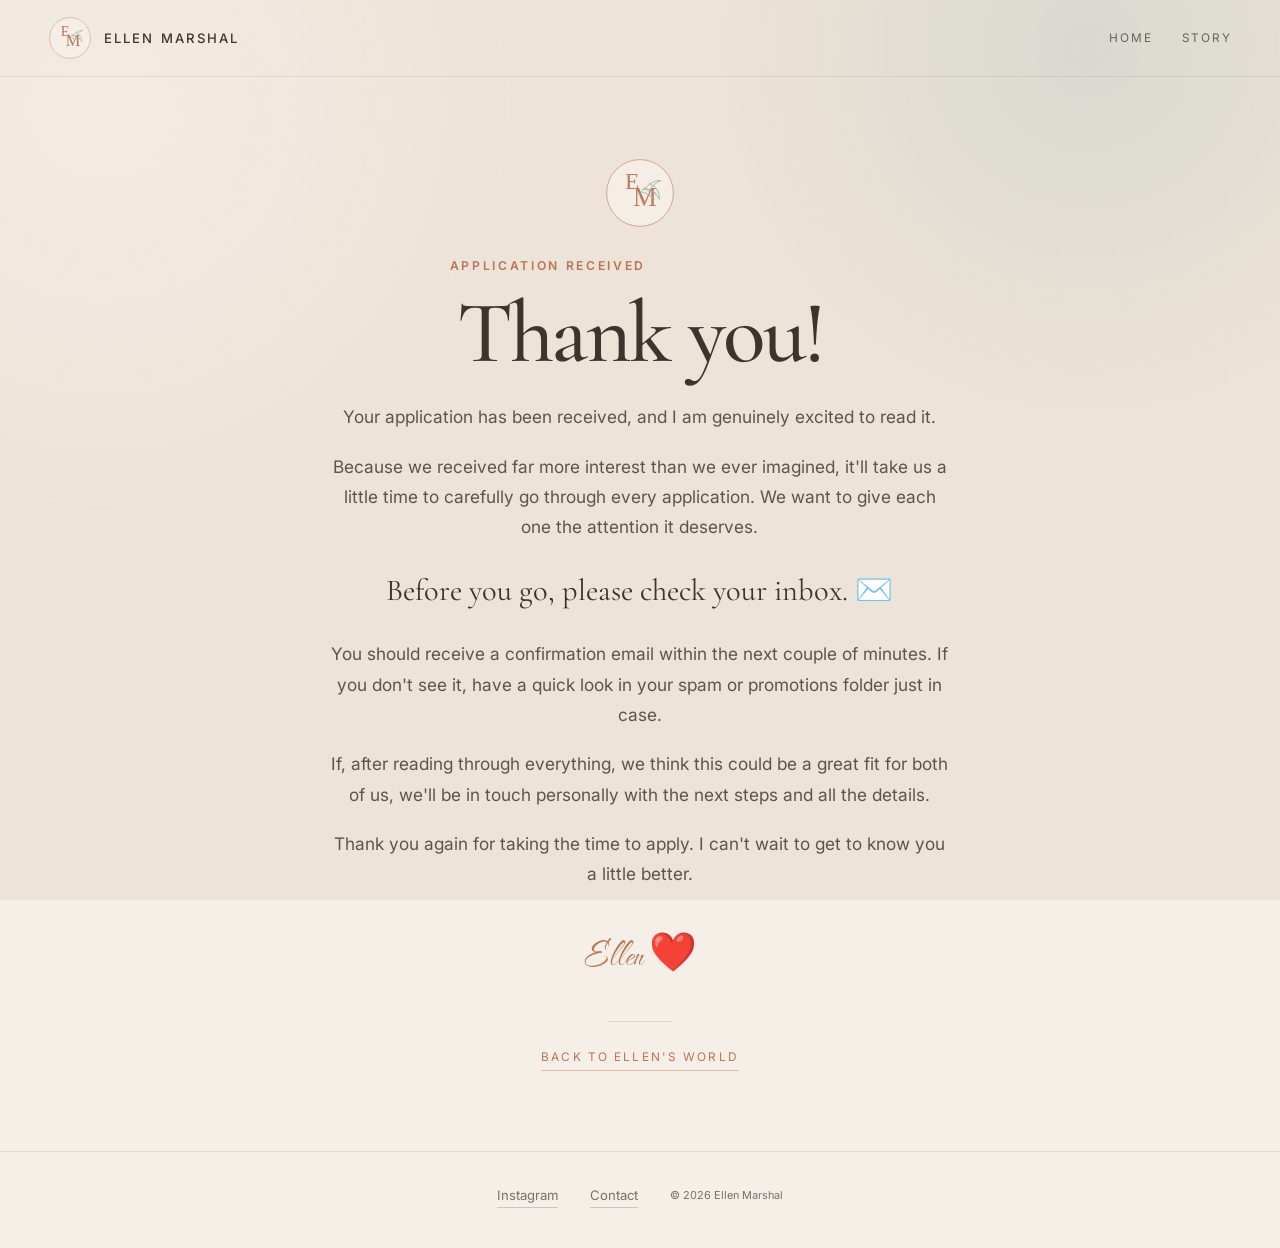
<file: dutch-invite/thank-you/index.html>
<!doctype html>
<html lang="en">
<head>
  <meta charset="utf-8" />
  <meta name="viewport" content="width=device-width, initial-scale=1" />
  <title>Thank you — Ellen Marshal</title>
  <meta name="description" content="Your application has been received. Thank you for applying." />
  <meta name="theme-color" content="#F5EFE8" />
  <meta name="robots" content="noindex" />

  <link rel="preconnect" href="https://fonts.googleapis.com">
  <link rel="preconnect" href="https://fonts.gstatic.com" crossorigin>
  <link href="https://fonts.googleapis.com/css2?family=Cormorant+Garamond:wght@400;500;600;700&family=Inter:wght@300;400;500;600&family=The+Nautigal:wght@400;700&display=swap" rel="stylesheet">

  <style>
    :root{
      --cream:#F5EFE8; --cream-deep:#E9DDD0; --sand:#DCC7B8; --sage:#A5B09C;
      --sea-mist:#C8DADB; --terracotta:#B87558; --clay:#C07A5B; --espresso:#3F342D;
      --white:#FFFDF9; --shadow:0 30px 80px rgba(63,52,45,.12);
      --serif:"Cormorant Garamond",Georgia,serif;
      --sans:"Inter",system-ui,-apple-system,BlinkMacSystemFont,"Segoe UI",sans-serif;
      --script:"The Nautigal",cursive;
    }
    *{box-sizing:border-box;}
    html{scroll-behavior:smooth;}
    body{
      margin:0; background:var(--cream); color:var(--espresso);
      font-family:var(--sans); line-height:1.75; -webkit-font-smoothing:antialiased;
      min-height:100vh; display:flex; flex-direction:column;
    }
    body::before{
      content:""; position:fixed; inset:0; pointer-events:none; z-index:-1;
      background:
        radial-gradient(circle at 8% 12%, rgba(255,255,255,.75), transparent 30%),
        radial-gradient(circle at 85% 5%, rgba(200,218,219,.45), transparent 27%),
        linear-gradient(rgba(245,239,232,.76), rgba(245,239,232,.76)),
        repeating-linear-gradient(90deg, rgba(63,52,45,.018) 0 1px, transparent 1px 7px);
      mix-blend-mode:multiply;
    }
    img{max-width:100%; display:block;}
    a{color:inherit;}

    .site-header{
      display:flex; align-items:center; justify-content:space-between;
      gap:1.5rem; padding:1rem clamp(1rem,4vw,3rem);
      border-bottom:1px solid rgba(63,52,45,.08);
    }
    .brand{display:inline-flex; align-items:center; gap:.75rem; text-decoration:none; text-transform:uppercase; letter-spacing:.16em; font-size:.82rem; font-weight:500;}
    .brand img{width:44px; height:44px;}
    .site-header nav{display:flex; gap:clamp(.8rem,3vw,1.8rem); font-size:.74rem; text-transform:uppercase; letter-spacing:.16em;}
    .site-header nav a{text-decoration:none; opacity:.72; transition:opacity .2s ease;}
    .site-header nav a:hover{opacity:1;}
    @media (max-width:640px){ .brand span{display:none;} }

    main{flex:1; display:flex; align-items:center; justify-content:center; padding:clamp(2.5rem,7vw,5rem) clamp(1.2rem,5vw,2rem);}
    .card{max-width:680px; text-align:center;}
    .mono{width:72px; margin:0 auto 1.6rem; opacity:.92;}
    .eyebrow{margin:0 0 .8rem; color:var(--terracotta); font-size:.76rem; font-weight:600; letter-spacing:.22em; text-transform:uppercase;}
    h1{font-family:var(--serif); font-weight:500; font-size:clamp(3rem,8vw,5.5rem); letter-spacing:-.03em; line-height:1; margin:0 0 1.6rem; color:var(--espresso);}
    p{font-size:1.08rem; color:rgba(63,52,45,.82); margin:0 auto 1.2rem; max-width:36em;}
    .inbox{font-family:var(--serif); font-size:clamp(1.4rem,3vw,1.9rem); line-height:1.3; color:var(--espresso); margin:1.8rem auto;}
    .sign{font-family:var(--script); font-size:2.4rem; color:var(--terracotta); margin:2rem 0 0;}
    .rule{height:1px; border:0; background:rgba(63,52,45,.12); width:64px; margin:2rem auto 0;}
    .back{display:inline-block; margin-top:1.6rem; font-size:.74rem; text-transform:uppercase; letter-spacing:.18em; color:var(--terracotta); text-decoration:none; border-bottom:1px solid rgba(184,117,88,.4); padding-bottom:2px;}

    .site-footer{padding:2rem clamp(1rem,4vw,2rem) 2.5rem; display:flex; flex-wrap:wrap; gap:1rem 2rem; align-items:center; justify-content:center; border-top:1px solid rgba(63,52,45,.1); font-size:.82rem; color:rgba(63,52,45,.68);}
    .site-footer a{text-decoration:none; border-bottom:1px solid rgba(63,52,45,.22);}
  </style>
</head>
<body>
  <header class="site-header">
    <a class="brand" href="/" aria-label="Ellen Marshal home">
      <img src="../../assets/em-monogram.svg" alt="" />
      <span>Ellen Marshal</span>
    </a>
    <nav aria-label="Primary navigation">
      <a href="/">Home</a>
      <a href="/#story">Story</a>
    </nav>
  </header>

  <main>
    <div class="card">
      <img class="mono" src="../../assets/em-monogram.svg" alt="Ellen Marshal monogram" />
      <p class="eyebrow">Application received</p>
      <h1>Thank you!</h1>

      <p>Your application has been received, and I am genuinely excited to read it.</p>
      <p>Because we received far more interest than we ever imagined, it'll take us a little time to carefully go through every application. We want to give each one the attention it deserves.</p>

      <p class="inbox">Before you go, please check your inbox. ✉️</p>

      <p>You should receive a confirmation email within the next couple of minutes. If you don't see it, have a quick look in your spam or promotions folder just in case.</p>
      <p>If, after reading through everything, we think this could be a great fit for both of us, we'll be in touch personally with the next steps and all the details.</p>
      <p>Thank you again for taking the time to apply. I can't wait to get to know you a little better.</p>

      <p class="sign">Ellen ❤️</p>
      <hr class="rule" />
      <a class="back" href="/">Back to Ellen's world</a>
    </div>
  </main>

  <footer class="site-footer">
    <a href="https://www.instagram.com/ellenmarshal/" target="_blank" rel="noopener">Instagram</a>
    <a href="mailto:hello@ellenmarshal.com">Contact</a>
    <small>© <span id="yr"></span> Ellen Marshal</small>
  </footer>

  <script>document.getElementById('yr').textContent=new Date().getFullYear();</script>
</body>
</html>
</file>
<file: styles.css>
:root {
  --cream: #F5EFE8;
  --cream-deep: #E9DDD0;
  --sand: #DCC7B8;
  --sage: #A5B09C;
  --sea-mist: #C8DADB;
  --terracotta: #B87558;
  --clay: #C07A5B;
  --espresso: #3F342D;
  --charcoal: #242526;
  --white: #FFFDF9;
  --shadow: 0 30px 80px rgba(63, 52, 45, 0.12);
  --serif: "Cormorant Garamond", Georgia, serif;
  --sans: "Inter", system-ui, -apple-system, BlinkMacSystemFont, "Segoe UI", sans-serif;
  --script: "The Nautigal", cursive;
  --max: 1180px;
}

* { box-sizing: border-box; }
html { scroll-behavior: smooth; }
body {
  margin: 0;
  background: var(--cream);
  color: var(--espresso);
  font-family: var(--sans);
  line-height: 1.65;
  -webkit-font-smoothing: antialiased;
}
body::before {
  content: "";
  position: fixed;
  inset: 0;
  pointer-events: none;
  background:
    radial-gradient(circle at 8% 12%, rgba(255,255,255,.75), transparent 30%),
    radial-gradient(circle at 85% 5%, rgba(200,218,219,.45), transparent 27%),
    linear-gradient(rgba(245,239,232,.76), rgba(245,239,232,.76)),
    repeating-linear-gradient(90deg, rgba(63,52,45,.018) 0 1px, transparent 1px 7px);
  mix-blend-mode: multiply;
  z-index: -1;
}
img { max-width: 100%; display: block; }
a { color: inherit; }

.skip-link, .sr-only, .hidden {
  position: absolute;
  width: 1px;
  height: 1px;
  padding: 0;
  margin: -1px;
  overflow: hidden;
  clip: rect(0, 0, 0, 0);
  border: 0;
}
.skip-link:focus {
  width: auto;
  height: auto;
  margin: 1rem;
  padding: .75rem 1rem;
  background: var(--espresso);
  color: var(--cream);
  z-index: 1000;
}

.site-header {
  position: sticky;
  top: 0;
  z-index: 20;
  display: flex;
  align-items: center;
  justify-content: space-between;
  gap: 1.5rem;
  padding: 1rem clamp(1rem, 4vw, 3rem);
  background: rgba(245, 239, 232, .82);
  backdrop-filter: blur(18px);
  border-bottom: 1px solid rgba(63,52,45,.08);
  transition: box-shadow .25s ease, background .25s ease;
}
.site-header.is-scrolled { box-shadow: 0 12px 32px rgba(63,52,45,.08); background: rgba(245,239,232,.94); }
.brand {
  display: inline-flex;
  align-items: center;
  gap: .75rem;
  text-decoration: none;
  text-transform: uppercase;
  letter-spacing: .16em;
  font-size: .82rem;
  font-weight: 500;
}
.brand img { width: 44px; height: 44px; }
nav { display: flex; gap: clamp(.8rem, 3vw, 2rem); font-size: .74rem; text-transform: uppercase; letter-spacing: .16em; }
nav a { text-decoration: none; opacity: .72; transition: opacity .2s ease; }
nav a:hover { opacity: 1; }

.hero {
  max-width: 1450px;
  margin: 0 auto;
  min-height: 88vh;
  display: grid;
  grid-template-columns: minmax(0, 0.95fr) minmax(420px, 1.05fr);
  align-items: center;
  gap: clamp(2rem, 5vw, 5rem);
  padding: clamp(4rem, 8vw, 7rem) clamp(1rem, 5vw, 4rem);
}
.hero-copy { text-align: center; max-width: 680px; margin-inline: auto; }
.eyebrow, .section-kicker {
  margin: 0 0 1rem;
  color: var(--terracotta);
  font-size: .76rem;
  font-weight: 600;
  letter-spacing: .22em;
  text-transform: uppercase;
}
.hero-mark { width: 86px; margin: 0 auto 1.2rem; opacity: .92; }
h1, h2, h3 { font-family: var(--serif); font-weight: 500; line-height: .96; margin: 0; }
h1 { font-size: clamp(3.6rem, 8.6vw, 8rem); letter-spacing: -.045em; }
h1 span, .script-line, .script { font-family: var(--script); color: var(--terracotta); font-weight: 400; letter-spacing: 0; }
h1 span { display: inline-block; font-size: .78em; transform: rotate(-1deg); }
.hero-subtitle { max-width: 520px; margin: 2rem auto 0; font-family: var(--serif); font-size: clamp(1.3rem, 2.5vw, 1.8rem); line-height: 1.25; color: rgba(63,52,45,.82); }
.hero-actions { display: flex; align-items: center; justify-content: center; gap: 1rem; flex-wrap: wrap; margin-top: 2.25rem; }
.button, .signup-form button {
  border: 0;
  background: var(--sage);
  color: var(--white);
  padding: 1rem 1.45rem;
  text-transform: uppercase;
  letter-spacing: .18em;
  font-size: .74rem;
  font-weight: 600;
  text-decoration: none;
  cursor: pointer;
  transition: transform .2s ease, background .2s ease;
}
.button:hover, .signup-form button:hover { transform: translateY(-2px); background: #909D87; }
.text-link { font-size: .82rem; text-transform: uppercase; letter-spacing: .16em; text-decoration: none; border-bottom: 1px solid rgba(63,52,45,.3); }
.hero-image { position: relative; }
.hero-image::before {
  content: "";
  position: absolute;
  inset: -1.25rem 1.25rem 1.25rem -1.25rem;
  border: 1px solid rgba(184,117,88,.28);
  border-radius: 100vw 100vw 22px 22px;
  z-index: -1;
}
.hero-image img {
  width: 100%;
  aspect-ratio: 4 / 5;
  object-fit: cover;
  border-radius: 100vw 100vw 24px 24px;
  box-shadow: var(--shadow);
}

.intro-panel, .story-section, .beliefs, .newsletter {
  max-width: var(--max);
  margin: 0 auto;
  padding: clamp(4rem, 8vw, 7rem) clamp(1rem, 4vw, 2rem);
}
.intro-panel {
  display: grid;
  grid-template-columns: .82fr 1.18fr;
  gap: clamp(2rem, 5vw, 5rem);
  align-items: center;
  border-top: 1px solid rgba(63,52,45,.1);
}
.intro-media img { aspect-ratio: 4 / 5; object-fit: cover; border-radius: 18px; box-shadow: var(--shadow); }
.intro-copy h2, .section-heading h2, .newsletter h2 { font-size: clamp(2.6rem, 5vw, 5.2rem); letter-spacing: -.04em; }
.intro-copy p:not(.section-kicker):not(.script-line), .section-heading p, .newsletter-card p {
  font-size: 1rem;
  color: rgba(63,52,45,.75);
  max-width: 720px;
}
.script-line { font-size: clamp(2rem, 4vw, 3.6rem); line-height: .9; margin: 1.25rem 0 0; }

.section-heading { text-align: center; max-width: 760px; margin: 0 auto clamp(2.5rem, 5vw, 4rem); }
.section-heading p { margin-inline: auto; }
.story-grid {
  display: grid;
  grid-template-columns: repeat(2, minmax(0, 1fr));
  gap: 1.15rem;
}
.story-card {
  background: rgba(255,253,249,.64);
  border: 1px solid rgba(63,52,45,.08);
  box-shadow: 0 18px 50px rgba(63,52,45,.07);
  overflow: hidden;
  display: grid;
  grid-template-columns: .95fr 1.05fr;
  min-height: 360px;
}
.story-card-wide { grid-column: 1 / -1; grid-template-columns: 1.08fr .92fr; }
.story-card img { width: 100%; height: 100%; object-fit: cover; }
.story-card div { padding: clamp(1.5rem, 3vw, 2.8rem); display: flex; flex-direction: column; justify-content: center; }
.story-card span, .belief span {
  color: var(--terracotta);
  font-size: .75rem;
  letter-spacing: .22em;
  text-transform: uppercase;
  font-weight: 600;
}
.story-card h3 { font-size: clamp(2.1rem, 4vw, 3.7rem); margin: .6rem 0 1rem; letter-spacing: -.035em; }
.story-card p { margin: 0; color: rgba(63,52,45,.74); }

.beliefs {
  border-top: 1px solid rgba(63,52,45,.1);
  border-bottom: 1px solid rgba(63,52,45,.1);
}
.belief-list { display: grid; grid-template-columns: repeat(3, minmax(0, 1fr)); gap: 1px; background: rgba(63,52,45,.1); }
.belief { background: var(--cream); padding: clamp(1.5rem, 4vw, 3rem); min-height: 190px; display: flex; flex-direction: column; justify-content: space-between; }
.belief p { margin: 1.5rem 0 0; font-family: var(--serif); font-size: clamp(1.5rem, 2.6vw, 2.15rem); line-height: 1.05; }

.visual-strip { display: grid; grid-template-columns: repeat(4, 1fr); }
.visual-strip img { width: 100%; height: clamp(230px, 32vw, 430px); object-fit: cover; filter: saturate(.92) contrast(.97); }

.newsletter { max-width: 980px; }
.newsletter-card {
  text-align: center;
  padding: clamp(2rem, 6vw, 5rem);
  background: linear-gradient(135deg, rgba(255,253,249,.88), rgba(245,239,232,.92));
  border: 1px solid rgba(63,52,45,.1);
  box-shadow: var(--shadow);
  position: relative;
  overflow: hidden;
}
.newsletter-card::before, .newsletter-card::after {
  content: "";
  position: absolute;
  width: 240px;
  height: 240px;
  border-radius: 999px;
  background: rgba(200,218,219,.45);
  filter: blur(50px);
  z-index: -1;
}
.newsletter-card::before { left: -70px; top: -80px; }
.newsletter-card::after { right: -80px; bottom: -80px; background: rgba(184,117,88,.15); }
.newsletter-card p { margin-inline: auto; }
.signup-form { display: grid; grid-template-columns: minmax(0, 1fr) auto; gap: .75rem; max-width: 650px; margin: 2rem auto 0; }
.signup-form input {
  width: 100%;
  border: 1px solid rgba(63,52,45,.16);
  background: rgba(255,253,249,.86);
  padding: 1rem 1rem;
  font: inherit;
  color: var(--espresso);
}
.signup-form input:focus { outline: 2px solid rgba(184,117,88,.35); outline-offset: 2px; }
.privacy-note { font-size: .85rem !important; margin-top: 1rem; }

.site-footer {
  max-width: var(--max);
  margin: 0 auto;
  padding: 2rem clamp(1rem, 4vw, 2rem) 3rem;
  display: grid;
  grid-template-columns: 1fr auto auto;
  gap: 1rem 2rem;
  align-items: center;
  border-top: 1px solid rgba(63,52,45,.1);
  font-size: .82rem;
  color: rgba(63,52,45,.68);
}
.site-footer p { margin: 0; text-transform: uppercase; letter-spacing: .14em; }
.site-footer div { display: flex; gap: 1rem; }
.site-footer a { text-decoration: none; border-bottom: 1px solid rgba(63,52,45,.22); }

/* Reveal-on-scroll is a progressive enhancement: only hide content when JS is active,
   so the page still renders fully in previews or browsers without JavaScript. */
.js .reveal { opacity: 0; transform: translateY(22px); transition: opacity .8s ease, transform .8s ease; }
.js .reveal.is-visible { opacity: 1; transform: translateY(0); }
.delay-1 { transition-delay: .12s; }
.delay-2 { transition-delay: .24s; }

.letters-success { max-width: 650px; margin: 2rem auto 0; }
.letters-success p { font-family: var(--serif); font-size: clamp(1.3rem, 2.6vw, 1.8rem); line-height: 1.3; color: var(--espresso); margin: 0; }
.letters-success em { color: var(--terracotta); font-style: italic; }
.signup-form button[disabled] { opacity: .6; cursor: default; }

@media (max-width: 980px) {
  .hero, .intro-panel { grid-template-columns: 1fr; }
  .hero { padding-top: 3.5rem; min-height: auto; }
  .hero-image { max-width: 620px; margin-inline: auto; }
  .intro-media { max-width: 520px; margin-inline: auto; }
  .story-grid, .story-card, .story-card-wide { grid-template-columns: 1fr; }
  .story-card-wide { grid-column: auto; }
  .story-card img { aspect-ratio: 4/3; height: auto; }
  .belief-list { grid-template-columns: repeat(2, minmax(0, 1fr)); }
}

@media (max-width: 640px) {
  .site-header { align-items: flex-start; }
  .brand span { display: none; }
  nav { gap: .9rem; font-size: .68rem; }
  h1 { font-size: clamp(3rem, 17vw, 5.2rem); }
  .hero-subtitle { font-size: 1.22rem; }
  .signup-form { grid-template-columns: 1fr; }
  .belief-list, .visual-strip { grid-template-columns: 1fr; }
  .visual-strip img { height: 320px; }
  .site-footer { grid-template-columns: 1fr; text-align: center; justify-items: center; }
}
</file>
